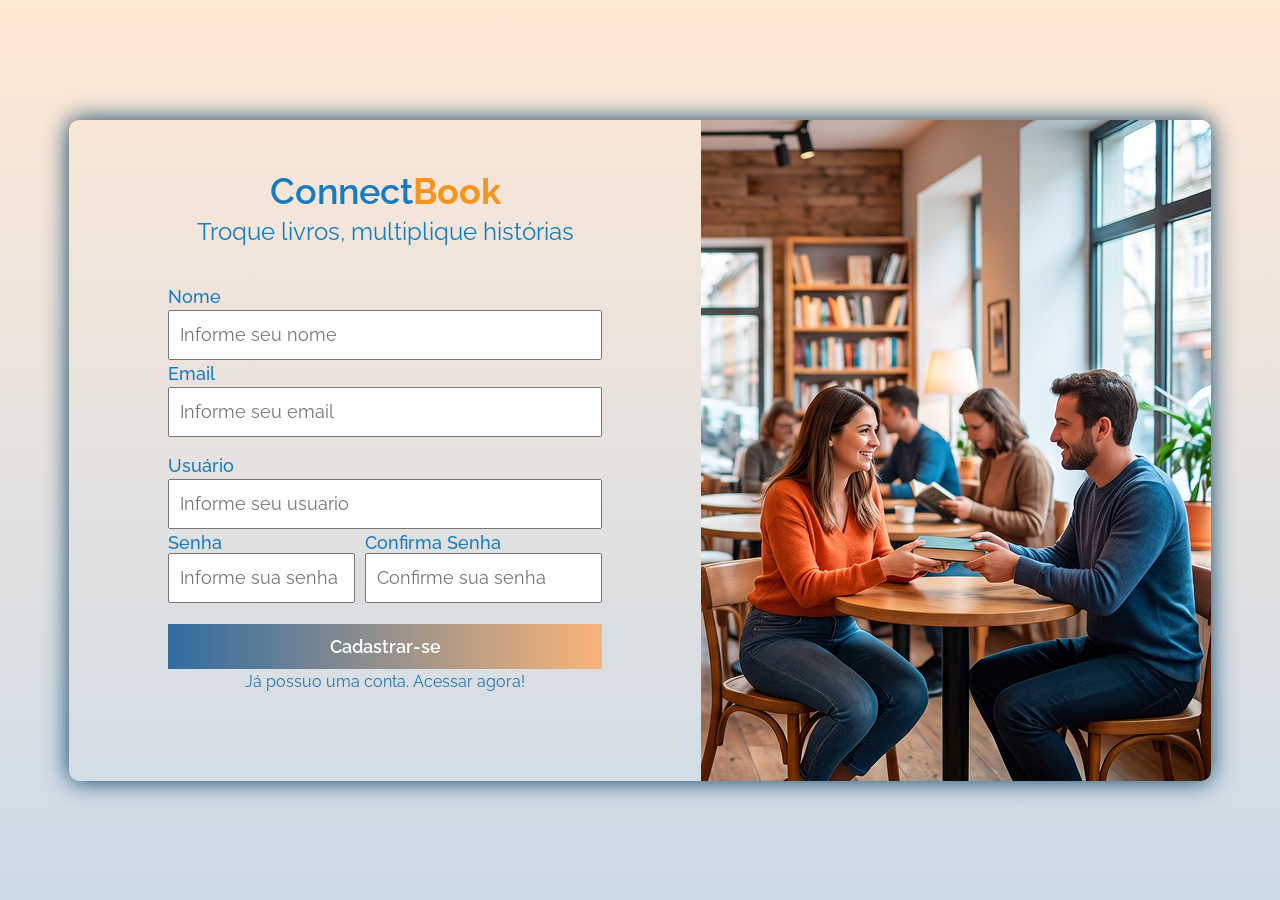
<file: cadastro.html>
<!DOCTYPE html>
<html lang="pt-br">
<head>
    <meta charset="UTF-8">
    <meta name="viewport" content="width=device-width, initial-scale=1.0">
    <link rel="stylesheet" href="cadastro.css">
    <script defer src="cadastro.js"></script>
    <title>Área de Cadastro</title> 
</head>
<body>

    <main>
        
        <section class="sessao-login">
            <div class="area-titulo">
                <h1>Connect<span>Book</span></h1>
                <h2>Troque livros, multiplique histórias</h2>
            </div>

            <form action="#" id="form-cadastro">
               
                <label for="nome"> Nome </label>
                <input type="text" id="nome" placeholder="Informe seu nome"required>

                <label for="email"> Email</label>
                <input type="text" id="email" placeholder="Informe seu email"required>

                 <label for="usuario"> Usuário</label>
                <input type="text" id="usuario" placeholder="Informe seu usuario"required>
                
                
                <div class="area-senha">

                    <div>
                        <label for="senha"> Senha </label>
                        <input type="password" id="senha" placeholder="Informe sua senha"required>
                    </div>

                    <div>
                        <label for="confirma-senha"> Confirma Senha </label>
                        <input type="password" id="confirma-senha" placeholder="Confirme sua senha"required>
                    </div>

                </div>

                <label for="msg-erro"></label>

                <button id="btn_cadastrar"> Cadastrar-se </button>
                <a href="login.html" id="link-nao-conta"> Já possuo uma conta. Acessar agora!</a>

            </form>

        </section>

        
        <section class="sessao-imagem">
            <img src="img/tela-login.png" alt="Casal numa livraria">
        </section>

    </main>

    
</body>
</html>
</file>
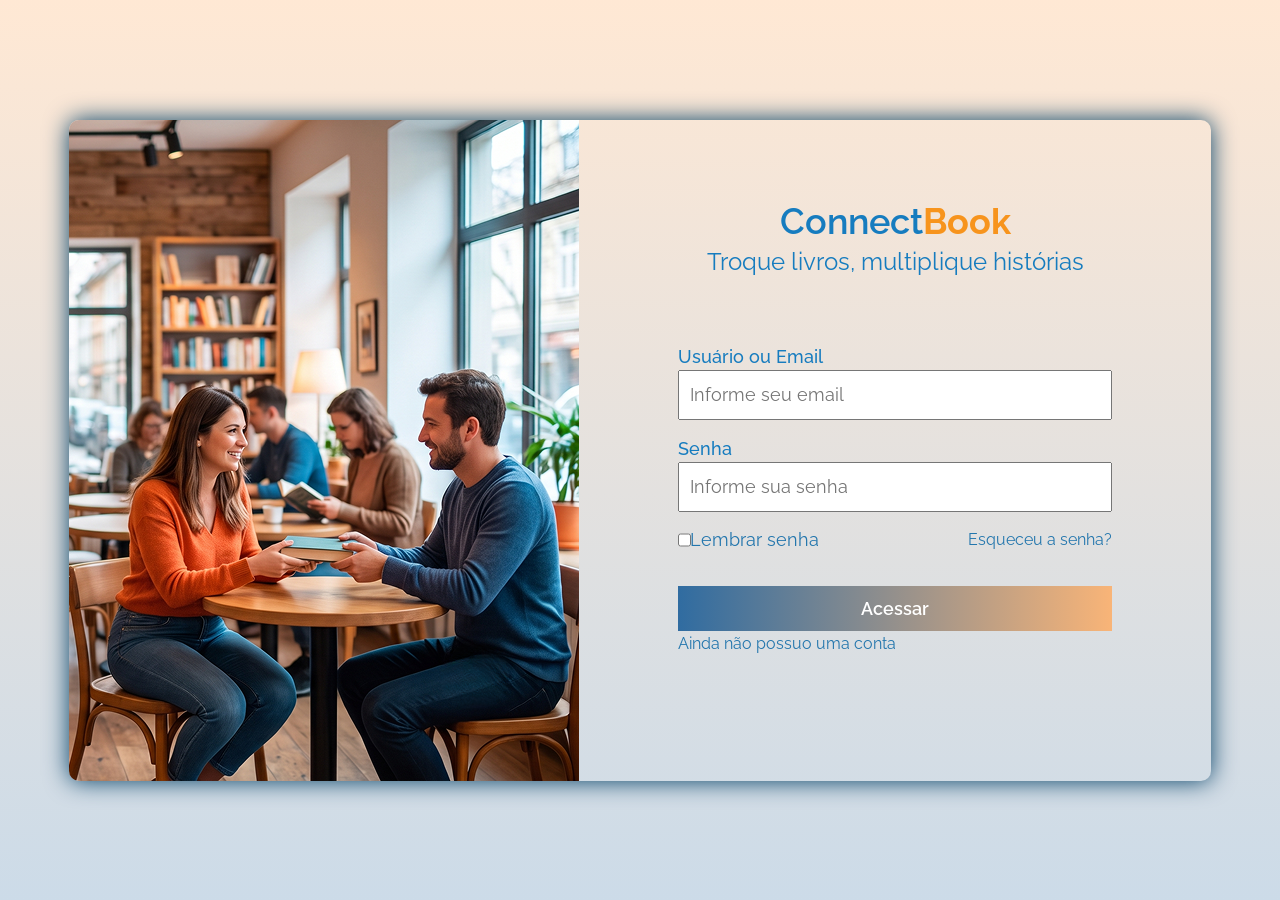
<file: login.html>
<!DOCTYPE html>
<html lang="pt-br">
<head>
    <meta charset="UTF-8">
    <meta name="viewport" content="width=device-width, initial-scale=1.0">
    <link rel="stylesheet" href="login.css">
    <script defer src="login.js"></script>
    <title>Área de Login</title>
</head>
<body>

    <main>

        <section class="sessao-imagem">
            <img src="img/tela-login.png" alt="Casal numa livraria">
        </section>
        
        <section class="sessao-login">
            <div class="area-titulo">
                <h1>Connect<span>Book</span></h1>
                <h2>Troque livros, multiplique histórias</h2>
            </div>

            <form action="#" id="form-login">

                <label for="email"> Usuário ou Email</label>
                <input type="text" id="email" placeholder="Informe seu email">
                
                <label for="senha"> Senha </label>
                <input type="password" id="senha" placeholder="Informe sua senha">

                <div class="links-senha"> 
                    <input type="checkbox" id="lembrar-senha">
                    <label for="lembrar-senha"> Lembrar senha </label>
                    
                    <a href="index.html" id="link-esqueceu-senha"> Esqueceu a senha? </a>
                </div>

                <label id="msg-login"></label>
                
                <button type="button" id="btn-acessar"> Acessar </button>
                <a href="cadastro.html" id="link-ja-conta"> Ainda não possuo uma conta </a>

            </form>

        </section>

    </main>

    
</body>
</html>
</file>
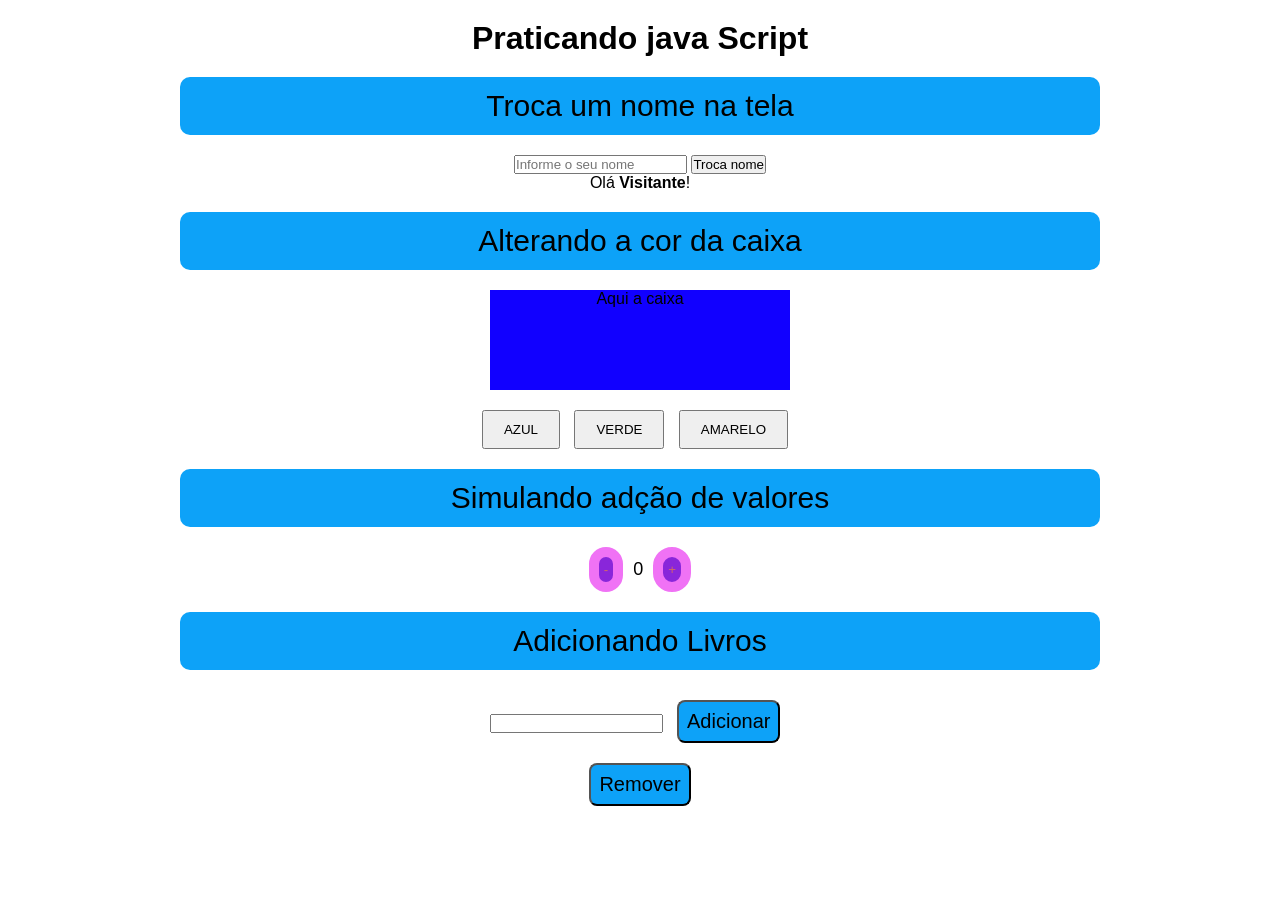
<file: script.js/praticandojs/home.html>
<!DOCTYPE html>
<html lang="pt-br">
<head>
    <meta charset="UTF-8">
    <meta name="viewport" content="width=device-width, initial-scale=1.0">
    <link rel="stylesheet" href="home.css">
    <title>Document</title>
</head>
<body>
    <main>

         <h1>Praticando java Script </Script></h1>

        <section>
            <h2>Troca um nome na tela</h2>
            <input type="text" id="nome-entrada" placeholder="Informe o seu nome">
            <button id="btn-troca">Troca nome</button>
            <p>Olá <b id="nome-saida">Visitante</b>!</p>
        </section>
        <section>
            <h2>Alterando a cor da caixa</h2>
            <div id="caixa">Aqui a caixa </div>
            <button id="btn_azul" class="btn">AZUL</button>
            <button id="btn_verde" class="btn">VERDE</button>
            <button id="btn_amarelo" class="btn">AMARELO</button>
        </section>
   
     <h2> Simulando adção de valores</h2>
    <section class="area_add_sub">
        <button id="btn_menos"> - </button>
        <p id="valor_real"> 0 </p>
        <button id="btn_mais"> + </button>
    </section>
    <h2>Adicionando Livros </h2>
    <section class="area-livros">

        <input type="text" id="nome_livro">
        <button id="adiciona_livro">Adicionar</button>

        <ul id="lista_livros">
        </ul>
        <button id="remover_livro">Remover</button>
    </section>
     </main>
    <script src="home.js"></script>

    
</body>
</html>
</file>
<file: cadastro.css>
@import url(login.css);
@import url(login.css);

h1{
    padding-top: 20px;
}

.area-titulo{
    margin-bottom: 40px;
}


.area-senha{
    display: flex;
    gap: 10px;
}

.area-senha input{
    width: 100%;
}

.sessao-imagem img{
    border-radius: 0 10px 10px 0;
}
</file>
<file: login.css>
@import url(style.css);

*{
    box-sizing: border-box;
}


body{
    background-image: linear-gradient(rgba(255, 141, 40, 20%), rgb(0, 75, 141, 20%) );
    width:100vw;
    height: 100vh;
    display: flex;
    justify-content: center;
    align-items: center;
}

main{
    width: 1142px;
    height: 661px;
    display: flex;
    box-shadow: 0 0 25px #023e65;
    border-radius: 10px;
}

.sessao-imagem{
    width: 510px;
    height: 661px;
    display: flex;
    justify-content: center;
    align-items: center;
}

.sessao-imagem img{
    border-radius: 10px 0 0 10px;
}

.sessao-login{
    height: 661px;
    width: 632px ;
    display: flex;
    flex-direction: column;
    align-items: center;
}

.area-titulo{
    text-align: center;
}

.area-titulo h1, span{
    font-size: 36px;
    padding-bottom: 5px;
}
.area-titulo h1{
    color: var(--azul-principal);
    font-weight: 600;
}

.area-titulo h2{
    font-size: 24px;
    color: var(--azul-principal);
    font-weight: 400;
}

form{
    display: flex;
    flex-direction: column;
    width: 434px;
    gap: 3px;
}

form input{
    height: 50px;
    padding: 5px 10px;
    font-size: 18px;
}

#email{
    margin-bottom: 15px;
}

button{ 
    margin-top: 15px;
    padding: 12px;
    font-size: 18px;
    background-image: linear-gradient( to right, rgba(0, 75, 141, 80%), rgba(255, 141, 40, 60%) );
    border: none;
    color: #FFF;
    font-size: 18px;
    font-weight: 600;
}

form label{
    color: var(--azul-principal);
    font-size: 18px;
    font-weight: 500;
}

.links-senha{
    display: flex;
    align-items: center;
    justify-content: space-between;
}

.links-senha label {
    position: relative;
    right: 75px;
}

.links-senha label, input, a{
    color: #2376ad;
    font-weight: 400;
}

section a:hover{
    color: #2376ad;
    font-weight: 600;
}


#link-nao-conta{
    text-align: center;
}
</file>
<file: script.js/praticandojs/home.css>
*{
    margin: 0;
    padding: 0;
    font-family: 'Franklin Gothic Medium', 'Arial Narrow', Arial, sans-serif;
}

body{
    width: 100vw;
    height: 100vh; 
}

main{
    margin: 20px auto;
    width: 75vw;
    text-align: center;
}

h2{
    background-color: rgb(13, 162, 248);
    border-radius: 10px;
    font-size: 30px;
    font-weight: 400;
    padding: 12px;
    margin: 20px;
}

#caixa{
    width: 300px;
    height: 100px;
    background-color: rgb(17, 0, 255);
    margin: 0 auto;
    margin: 20px auto;
}

.btn{
    padding: 10px 20px;
    margin-right: 10px;
}

.area_add_sub {
    display: flex;
    justify-content: center;
    align-items: center;
    gap: 10px;
    font-size: 18px;
}

.area_add_sub button{
    padding: 5px;
    background-color: rgb(137, 38, 218);
    border: 10px solid rgb(240, 114, 245) ;
    color: rgb(209, 104, 104);
    border-radius: 20px;
}

.area_add_sub button:hover{
    background-color: blue;
}

#listaLivro{
    padding: 10px;
    gap: 10px;
    background-color: #BA59DC;
    color: ghostwhite;
    font-family: 'Franklin Gothic Medium', 'Arial Narrow', Arial, sans-serif;
    font-size: 40px;
}

#remover_livro{
    background-color: rgb(13, 162, 248);
    border-radius: 8px;
    font-size: 20px;
    font-weight: 100;
    padding: 8px;
    margin: 10px;
}

#adiciona_livro{
    background-color: rgb(13, 162, 248);
    border-radius: 8px;
    font-size: 20px;
    font-weight: 30;
    padding: 8px;
    margin: 10px;
}

ul{
    width: 400px;
    margin: 0 auto;
}

li{
    width: 20vw;
    list-style: none;
    background-color: cadetblue;
    padding: 0 100px;
    border-radius: 5px;
    margin-bottom: 5px;
    display: flex;
    justify-content: space-between;
}

.btn_x{
    color: crimson;
    border: none;
    background-color: white;
}
</file>
